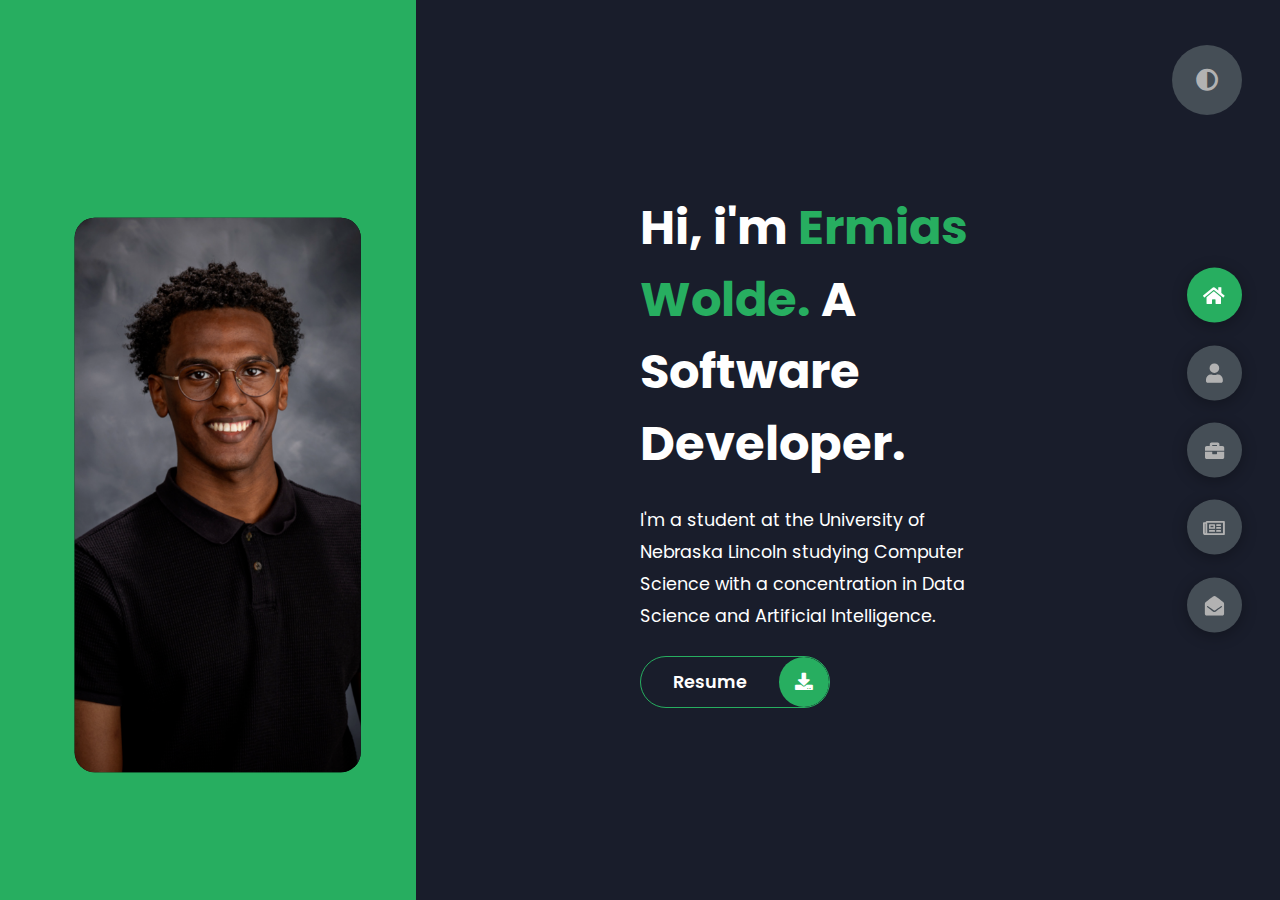
<file: index.html>
<!DOCTYPE html>
<html lang="en">
<head>
    <meta charset="UTF-8">
    <meta name="viewport" content="width=device-width, initial-scale=1.0">
    <title>Portfolio</title>
    <link rel="stylesheet"  href="styles/styles.css">
    <link rel="preconnect" href="https://fonts.googleapis.com">
    <link rel="preconnect" href="https://fonts.gstatic.com" crossorigin>
    <link rel="stylesheet" href="https://cdnjs.cloudflare.com/ajax/libs/font-awesome/5.15.4/css/all.min.css" integrity="sha512-1ycn6IcaQQ40/MKBW2W4Rhis/DbILU74C1vSrLJxCq57o941Ym01SwNsOMqvEBFlcgUa6xLiPY/NS5R+E6ztJQ==" crossorigin="anonymous" referrerpolicy="no-referrer" />
    <link href="https://fonts.googleapis.com/css2?family=Poppins:ital@1&display=swap" rel="stylesheet">
</head>
<body class="main-content">
    <header class="section sec1 header active" id="home">
        <div class="header-content">
            <div class="left-header">
                <div class="h-shape">
                    <div class="image">
                        <img src="img/ErmiasWolde.PNG" alt="Image of Ermias Wolde" width="500" height="940" style="padding-left: 20px;">
                    </div>
                </div>
            </div>
            <div class="right-header">
                <h1 class="name">
                    Hi, i'm <span>Ermias Wolde.</span>
                    A Software Developer.
                </h1>
                <p>
                    I'm a student at the University of Nebraska Lincoln studying Computer Science 
                    with a concentration in Data Science and Artificial Intelligence.
                </p>
                <div class="btn-con">
                    <a href="" class="main-btn">
                        <span class="btn-text">Resume</span>
                        <span class="btn-icon"><i class="fas fa-download"></i></span>
                    </a>
                </div>
                </a>
            </div>
        </div>
    </header>
    <main>
        <section class="section sec2 about" id="about">
            <div class="main-title">
                <h2>About <span>me</span><span class="bg-text">my stats</span></h2>
            </div>

            <div class="about-container">
                <div class="left-about">
                    <h4>Information About me</h4>
                <p>
                        Passionate about fusing technology with creativity to enhance the lives of many others, I'm on a mission to create more opportunities for people who are disadvantaged whether economically, physically, or emotionally I plan to create equity for all. <br/>
                        My ambition drives me to explore business chemistry, biology, and computer science, blending my love for tech, creativity, and human-centric compassion to make a change in the lives of many.
                </p>
                <p>
                        As an aspiring student, I've cultivated a strong work ethic and attention to detail, balancing academics, extracurriculars, volunteer work, and personal projects.<br/> I'm committed to leveraging my skills and talents to make a positive impact on my community and taking advantage of every opportunity I am given. I strive to utilize the skills I obtain elsewhere for any project or team I work with to make a greater change in society.
                </p>

                    <div class="btn-con">
                        <a href="" class="main-btn">
                            <span class="btn-text">Download CV</span>
                            <span class="btn-icon"><i class="fas fa-download"></i></span>
                        </a>
                </div>
                </div>
                <div class="right-about">
                        <div class="about-item">
                            <div class="abt-text">
                                <p class="large-text">10+</p>
                                <p class="small-text">Projects <br /> Completed</p>
                            </div>
                        </div>
                        <div class="about-item">
                            <div class="abt-text">
                                <p class="large-text">2+</p>
                                <p class="small-text">Years of <br /> Experience</p>
                            </div>
                        </div>
                        <div class="about-item">
                            <div class="abt-text">
                                <p class="large-text">450+</p>
                                <p class="small-text">Internship <br /> Hours</p>
                            </div>
                        </div>
                        <div class="about-item">
                            <div class="abt-text">
                                <p class="large-text">500+</p>
                                <p class="small-text">Volunteering/Club <br /> Hours</p>
                            </div>
                        </div>
                </div>
            </div>
            <h4 class="stat-title">My Timeline</h4>
            <div class="timeline">
                <div class="timeline-item">
                    <div class="tl-icon">
                        <i class="fas fa-briefcase"></i>
                    </div>
                    <p class="tl-duration"> October 2023 - present</p>
                    <h5>AI Automations <span> Chatbots  </span></h5>
                    <p>
                        On boarded 3 sole proprietorship businesses within first year of operations while implemented or created chatbots into their websites allowing a significant decrease in customer services calls and questions.    
                    </p>
                    
                </div>
                <div class="timeline-item">
                    <div class="tl-icon">
                        <i class="fas fa-briefcase"></i>
                    </div>
                    <p class="tl-duration"> May 2023 - August 2023</p>
                    <h5>Full-Stack Developer<span> - University of Nebraska Lincoln Peter Kiewit Institute </span></h5>
                    <p>
                        -Utilized REST-API to retrieve published data from the Nation Department of Transportation to the web application allowing real time updates on the national infrastructure. <br/>
                        -Preformed API testing through 3rd party applications like Postman and Postgres to develop, test, and manage database-driven web applications. 
                    </p>
                    
                </div>

                <div class="timeline-item">
                    <div class="tl-icon">
                        <i class="fas fa-briefcase"></i>
                    </div>
                    <p class="tl-duration">Febuary 2024 - May 2024</p>
                    <h5>Volunteer Research Intern<span> - Creighton University </span></h5>
                    <p>
                        Conducted reaserch on bees injecting them with a human virus and trying to see if there was a ways in which we could cure the insect with different formulas. This was done to find which formula could be further sent for testing to possibly cure a human with the same virus.
                    </p>
                    
                </div>
                <div class="timeline-item">
                    <div class="tl-icon">
                        <i class="fas fa-briefcase"></i>
                    </div>
                    <p class="tl-duration"> May 2024 - August 2024</p>
                    <h5>Undergrad Research Intern<span> - American Chemist Society and Creighton University </span></h5>
                    <p>
                        - Research in lipid chemistry. Our work focuses on understanding the mechanisms governing lipid metabolism and the role of lipids in cellular processes, particularly in the context of viral infection and immune response specifically CTP II deficiency. <br/>
                        - Developed a software program to automate the process of data collection from the GC-MS instrument 
                    </p>
                    
            </div>
        </section>
        <section class="section sec3 portfolio" id="portfolio">
            <div class="main-title">
                <h2>My <span>Portfolio</span><span class="bg-text">My Work</span></h2>
            </div>
            <p class="port-text">
                Here is a display of my work that I have done.
            </p>
            <div class="portfolios">
                <div class="portfolio-item">
                    <div class="image">
                        <img src="img/ACS_Creighton_researchInternship.jpeg" alt="Research Poster, Altered Lipid Metabolism">
                    </div>
                    <div class="hover-items">
                        <h3>American Chemist Society Research</h3>
                        <div class="icons">
                            <a href="https://www.linkedin.com/feed/update/urn:li:activity:7252922215413735425/" class="icon"> 
                                <i class="fab fa-linkedin"></i>

                            </a>
                        </div>
                    </div>
                </div>
                <div class="portfolio-item">
                    <div class="image">
                        <img src="img/Programming-Language.png" alt="Programming HTML">
                    </div>
                    <div class="hover-items">
                        <h3>Database-driven web development</h3>
                        <div class="icons">
                            <a href="https://www.unomaha.edu/college-of-information-science-and-technology/engagement/high-school-internship-program.php" class="icon"> 
                                <i class="fab fa-google"></i>

                            </a>
                        </div>
                    </div>
                </div>

            </div>
        </section>
        <section class="section sec4 " id="blogs">
            <div class="blogs-content">
                <div class="main-title">
                    <h2>My <span>Blogs</span><span class="bg-text">Blogs</span></h2>
                </div>

                <div class="blogs">
                    <div class="blog">
                        <img src="img/Injections.jpeg" alt="Ermias Injecting inspect with folches solution">
                        <div class="blog-text">
                            <h4>
                                Creighton University Summer Research Institute
                            </h4>
                            <p>
                                This past summer, I had the privilege of working with the department of Chemistry and Biochemistry laboratory through Creighton University’s Summer Research Institute. It has been an honor to collaborate with esteemed colleagues to shine a light on critical insights into a disease called Carnitine palmitoyltransferase deficiency II, an area that lacked sufficient research. I extend my deepest gratitude to my mentor, Dr Eric J Haas for introducing me to this issue and for being such an amazing individual to collaborate under. His pivotal role in fostering personal and team development throughout this project has been invaluable.
On Friday, July 26th, I had the opportunity to present our team's research findings regarding " Altered Lipid Metabolism in the Fall Armyworm, Spodoptera frugiperda" at Creighton's Summer Research Institute Colloquium and was awarded Honorable Mention. This event would not have been possible without the dedication and time commitment that Dr. Sade Kosoko-Lasaki and Razia Aziz-Seible, PhD MBA, invested into this origination. Their efforts have provided young, talented students invaluable opportunities to give back to the community that has supported them. I am extremely blessed to have had the chance to work with many amazing students and mentors on discovering a cure to this the mysterious disease and spreading an awareness on such an underlying issue.
                            </p>
                        </div>
                    </div>
                    
                    <div class="blog">
                        <img src="img/pfkea2024-25Cohort.jpg" alt="Peter Kiewit Foundation Cohort 2024-25">
                        <div class="blog-text">
                            <h4>
                                Forty first-year students selected to 2024-25 PFKEA cohort
                            </h4>
                            <p>
                                Forty first-year students in the University of Nebraska-Lincoln College of Engineering have been chosen to the 2024-25 cohort of Peter Kiewit Foundation Engineering Academy. The new cohort includes students on the college’s campuses in Lincoln and Omaha and is the third group for the academy.                            </p>
                        </div>
                    </div>

                </div>
            </div>
        </section>
        <section class="section sec5 contact" id="contact">
            <div class="contact-container">
                <div class="main-title">
                    <h2>Contact <span>Me</span><span class="bg-text">Reach Out</span></h2>
                </div>
            <div class="contact-content-con">
                <div class="left-contact">
                    <h4> Reach out </h4>
                    <p>

                    </p>
                    <div class="contact-info">
                        <div class="contact-item">
                            <div class="icon">
                                <i class="fas fa-map-marker-alt"></i>
                                Location
                            </div>
                            <p>
                                 : Nebraska, United States
                            </p>
                        </div>

                        <div class="contact-item">
                            <div class="icon">
                                <i class="fas fa-envelope"></i>
                                <span>Email</span>
                            </div>
                            <p>
                                 <span>: ermias.wolde15@gmail.com</span>
                            </p>
                        </div>

                        <div class="contact-item">
                            <div class="icon">
                                <i class="fas fa-user-graduate"></i>
                                <span>Education</span>
                            </div>
                            <p>
                                 <span>: University of Nebraska, Lincoln</span>
                            </p>
                        </div>

                        <div class="contact-item">
                            <div class="icon">
                                <i class="fas fa-user-graduate"></i>
                                <span>Moble Number</span>
                            </div>
                            <p>
                                 <span>: 402-637-8799 </span>
                            </p>
                        </div>

                        <div class="contact-item">
                            <div class="icon">
                                <i class="fas fa-globe-africa"></i>
                                <span>Languages</span>
                            </div>
                            <p>
                                 <span>: English, Amharic</span>
                            </p>
                        </div>

                    </div>
                    <div class="contact-icons">
                        <div class="contact-icon">
                            <a href="www.linkedin.com/in/ermiaswolde" target="_blank">
                                <i class="fab fa-linkedin"></i>
                            </a>
                            <a href="https://github.com/Wmress" target="_blank">
                                <i class="fab fa-github"></i>
                            </a>
                        </div>
                    </div>
                </div>

                <div class="right-contact">
                    <form action="https://api.web3forms.com/submit" method="POST" class="contact-form">
                        <div class="input-control i-c-2">
                            <input type="text" required placeholder="YOUR NAME">
                            <input type="email" required placeholder="YOUR EMAIL">
                        </div>
                        <input type="hidden" name="access_key" value="4a215b72-3468-4f80-8746-7b4c588f2094">
                        <div class="input-control">
                            <input type="text" required placeholder="Enter SUBJECT">
                        </div>
                        <div class="input-control">
                            <textarea name="Message" id="Your Message" cols="15" rows="8" placeholder="Message Here..."></textarea>
                        </div>
                        <div class="submit-btn">
                            <a href="" class="main-btn">
                                <button type="submit" class="btn-text">
                                    <span class="btn-icon">
                                        Submit <i class="fas fa-download"></i>
                                    </span>
                                </button>
                            </a>
                        </div>
                    </form>
                </div>


            </div>
        </section>
    </main>

    <div class="controls">
        <div class="control control-1 active-btn" data-id="home">
            <i class="fas fa-home"></i>
        </div>
        <div class="control control-2 " data-id="about">
            <i class="fas fa-user"></i>
        </div>
        <div class="control control-3 " data-id="portfolio">
            <i class="fas fa-briefcase"></i>
        </div>
        <div class="control control-4 " data-id="blogs">
            <i class="far fa-newspaper"></i>
        </div>
        <div class="control control-5 " data-id="contact">
            <i class="fas fa-envelope-open"></i>
        </div>
    </div>

    <div class="theme-btn">
        <i class="fas fa-adjust"></i>
    </div>

    <script src="app.js"></script>
</body>
</html>
</file>
<file: styles/styles.css>
* {
  margin: 0;
  padding: 0;
  box-sizing: border-box;
  list-style: none;
}

:root {
  --color-primary: #191d2b;
  --color-secondary: #27AE60;
  --color-white: #FFFFFF;
  --color-black: #000;
  --color-grey0: #f8f8f8;
  --color-gray-1: #dbe1e8;
  --color-grey-2: #b2b2b2;
  --color-grey-3: #6c7983;
  --color-grey-4: #454e56;
  --color-grey-5: #2a2e35;
  --color-grey-6: #12181b;
  --br-sm-2: 14px;
  --box-shadow-1: 0 3px 15px rgba(0,0,0,.3);
}

.light-mode {
  --color-primary: #f4f2e8e0;
  --color-secondary: #d52a2ae4;
  --color-white: #454e56;
  --color-black: #1b1a1a;
  --color-grey0: #8b7878;
  --color-gray-1: #6c7983;
  --color-grey-2: #6c7983;
  --color-grey-3: #6c7983;
  --color-grey-4: #454e56;
  --color-grey-5: #d6cdcd;
  --color-grey-6: #12181b;
}

body {
  background-color: var(--color-primary);
  font-family: "Poppins", serif;
  font-size: 1.1rem;
  color: var(--color-white);
  transition: all 0.4s ease-in-out;
}

a {
  display: inline-block;
  text-decoration: none;
  color: inherit;
  font-family: inherit;
}

header {
  height: 100vh;
  color: var(--color-white);
  overflow: hidden;
}

section {
  min-height: 100vh;
  width: 100%;
  position: absolute;
  left: 0;
  top: 0;
  padding: 3rem 18rem;
}

.section {
  transform: translateY(-100%) scale(0);
  transition: all 0.4s ease-in-out;
  background-color: var(--color-primary);
}

.sec1 {
  display: none;
  transform: translateY(0) scale(1);
}

.sec2 {
  display: none;
  transform: translateY(0) scale(1);
}

.sec3 {
  display: none;
  transform: translateY(0) scale(1);
}

.sec4 {
  display: none;
  transform: translateY(0) scale(1);
}

.sec5 {
  display: none;
  transform: translateY(0) scale(1);
}

.active {
  display: block;
  animation: scaleAnim 1s ease-in-out;
}
@keyframes scaleAnim {
  0% {
    transform: translateY(-100%) scaleY(0);
  }
  100% {
    transform: translateY(0) scaleY(1);
  }
}

.controls {
  position: fixed;
  z-index: 10;
  top: 50%;
  right: 3%;
  display: flex;
  flex-direction: column;
  align-items: center;
  transform: translateY(-50%);
  justify-content: center;
  transform: translateY(-50%);
}
.controls .active-btn {
  background-color: var(--color-secondary) !important;
  transition: all 0.4s ease-in-out;
}
.controls .active-btn i {
  color: var(--color-white) !important;
}
.controls .control {
  padding: 1rem;
  cursor: pointer;
  background-color: var(--color-grey-4);
  width: 55px;
  height: 55px;
  border-radius: 50%;
  display: flex;
  justify-content: center;
  align-items: center;
  margin: 0.7rem 0;
  box-shadow: var(--box-shadow-1);
}
.controls .control i {
  font-size: 1.2rem;
  color: var(--color-grey-2);
  pointer-events: none;
}

.theme-btn {
  top: 5%;
  right: 3%;
  width: 70px;
  height: 70px;
  border-radius: 50%;
  background-color: var(--color-grey-4);
  cursor: pointer;
  position: fixed;
  display: flex;
  justify-content: center;
  align-items: center;
  transition: all 0.1s ease-in-out;
}
.theme-btn:active {
  transform: translateY(-3.5px);
}
.theme-btn i {
  font-size: 1.4rem;
  color: var(--color-grey-2);
  pointer-events: none;
}

/*Header-content*/
.header-content {
  display: grid;
  grid-template-columns: repeat(2, 1fr);
  min-height: 100vh;
}
.header-content .left-header {
  display: flex;
  align-items: center;
  position: relative;
}
.header-content .left-header .h-shape {
  transition: all 0.4s ease-in-out;
  width: 65%;
  height: 100%;
  background-color: var(--color-secondary);
  position: absolute;
  left: 0;
  top: 0;
  z-index: -1;
}
.header-content .left-header .image {
  border-radius: var(--br-sm-2);
  height: 110%;
  width: 80%;
  margin-left: 3rem;
  background-color: var(--color-black);
  transition: all 0.4s ease-in-out;
  -webkit-clip-path: inset(22% 6% 22% 8% round 20px);
          clip-path: inset(22% 6% 22% 8% round 20px);
}
.header-content .left-header .image img {
  width: 100%;
  height: 100%;
  -o-object-fit: cover;
     object-fit: cover;
  transition: all 0.4s ease-in-out;
}
.header-content .right-header {
  display: flex;
  flex-direction: column;
  justify-content: center;
  padding-right: 18rem;
}
.header-content .right-header .name {
  font-size: 3rem;
}
.header-content .right-header .name span {
  color: var(--color-secondary);
}
.header-content .right-header p {
  margin: 1.5rem 0;
  line-height: 2rem;
}

/*About*/
.about-container {
  display: grid;
  grid-template-columns: repeat(2, 1fr);
  padding-top: 3.5rem;
  padding-bottom: 5rem;
}
.about-container .right-about {
  display: grid;
  grid-template-columns: repeat(2, 1fr);
  grid-gap: 2rem;
}
.about-container .right-about .about-item {
  border: 1px solid var(--color-grey-5);
  border-radius: 3px;
  transition: all 0.4s ease-in-out;
  box-shadow: 1px 2px 15px rgba(0, 0, 0, 0.1);
}
.about-container .right-about .about-item:hover {
  cursor: default;
  transform: translateY(-5px);
  border: 1px solid var(--color-secondary);
  box-shadow: 1px 4px 15px rgba(0, 0, 0, 0.32);
}
.about-container .right-about .about-item .abt-text {
  padding: 1.5rem;
  display: flex;
  flex-direction: column;
}
.about-container .right-about .about-item .abt-text .large-text {
  font-size: 3rem;
  font-weight: 700;
  color: var(--color-secondary);
}
.about-container .right-about .about-item .abt-text .small-text {
  padding-left: 3rem;
  position: relative;
  text-transform: uppercase;
  font-size: 1.2rem;
  color: var(--color-gray-1);
  letter-spacing: 2px;
}
.about-container .right-about .about-item .abt-text .small-text::before {
  content: "";
  position: absolute;
  left: 0;
  top: 15px;
  width: 2rem;
  height: 2px;
  background-color: var(--color-grey-5);
}
.about-container .left-about {
  padding-right: 1rem;
}
.about-container .left-about p {
  line-height: 2rem;
  padding: 1rem;
  color: var(--color-gray-1);
}
.about-container .left-about h4 {
  font-size: 2rem;
  text-transform: uppercase;
}

/*Timeline*/
.timeline {
  display: grid;
  grid-template-columns: repeat(2, 1fr);
  grid-gap: 2rem;
  padding-bottom: 3rem;
}
.timeline .timeline-item {
  position: relative;
  padding-left: 3rem;
  border-left: 1px solid var(--color-grey-5);
}
.timeline .timeline-item .tl-icon {
  position: absolute;
  left: -27px;
  top: 0;
  background-color: var(--color-secondary);
  width: 50px;
  height: 50px;
  border-radius: 50%;
  display: flex;
  align-items: center;
  justify-content: center;
}
.timeline .timeline-item .tl-icon i {
  font-size: 1.3rem;
}
.timeline .timeline-item .tl-duration {
  padding: 0.2rem 0.6rem;
  background-color: var(--color-grey-5);
  border-radius: 15px;
  display: inline-block;
  font-size: 0.8rem;
  text-transform: uppercase;
  font-weight: 500;
}
.timeline .timeline-item h5 {
  padding: 1rem 0;
  text-transform: uppercase;
  font-size: 1.3rem;
  font-weight: 600;
}
.timeline .timeline-item h5 span {
  color: var(--color-grey-2);
  font-weight: 500;
  font-size: 1.2rem;
}
.timeline .timeline-item p {
  color: var(--color-grey-2);
}

.port-text {
  padding: 2rem 0;
  text-align: center;
}

.portfolios {
  display: grid;
  grid-template-columns: repeat(3, 1fr);
  grid-gap: 2rem;
  margin-top: 3rem;
}
.portfolios .portfolio-item {
  border-radius: 15px;
  position: relative;
}
.portfolios .portfolio-item img {
  width: 100%;
  height: 300px;
  -o-object-fit: cover;
     object-fit: cover;
  border-radius: 15px;
}
.portfolios .portfolio-item .hover-items {
  width: 100%;
  height: 100%;
  background-color: var(--color-secondary);
  position: absolute;
  left: 0;
  top: 0;
  border-radius: 15px;
  display: flex;
  justify-content: center;
  align-items: center;
  flex-direction: column;
  opacity: 0;
  transform: scale(0);
  transition: all 0.4s ease-in-out;
}
.portfolios .portfolio-item .hover-items h3 {
  font-size: 1.5rem;
  color: var(--color-white);
  margin-bottom: 1.5rem;
}
.portfolios .portfolio-item .hover-items .icons {
  display: flex;
  justify-content: center;
  align-items: center;
}
.portfolios .portfolio-item .hover-items .icons .icon {
  background-color: var(--color-primary);
  border-radius: 50%;
  width: 50px;
  height: 50px;
  display: flex;
  align-items: center;
  justify-content: center;
  margin: 0 1rem;
  cursor: pointer;
  transition: all 0.4s ease-in-out;
}
.portfolios .portfolio-item .hover-items .icons .icon i {
  font-size: 1.5rem;
  color: var(--color-white);
  margin: 0 1rem;
}
.portfolios .portfolio-item .hover-items .icons .icon:hover {
  background-color: var(--color-white);
}
.portfolios .portfolio-item .hover-items .icons .icon:hover i {
  color: var(--color-primary);
}

.portfolio-item:hover .hover-items {
  opacity: 1;
  transform: scale(1);
}

.blogs {
  display: grid;
  grid-template-columns: repeat(3, 1fr);
  grid-gap: 2rem;
  margin-top: 3rem;
}
.blogs .blog {
  position: relative;
  background-color: var(--color-grey-5);
  border-radius: 5px;
  box-shadow: 1px 1px 20px rgba(0, 0, 0, 0.1);
  transition: all 0.4s ease-in-out;
}
.blogs .blog:hover {
  box-shadow: 1px 1px 20px rgba(0, 0, 0, 0.3);
  transform: translateY(-5px);
  transition: all 0.4s ease-in-out;
}
.blogs .blog:hover img {
  filter: grayscale(0);
  transform: scale(1.1);
  box-shadow: 0px 4px 15px rgba(0, 0, 0, 0.8);
}
.blogs .blog img {
  width: 100%;
  height: 300px;
  -o-object-fit: cover;
     object-fit: cover;
  border-top-left-radius: 5px;
  border-top-right-radius: 5px;
  filter: grayscale(100%);
  transition: all 0.4s ease-in-out;
}
.blogs .blog .blog-text {
  margin-top: -7px;
  padding: 1.1rem;
  border-top: 8px solid var(--color-secondary);
}
.blogs .blog .blog-text h4 {
  font-size: 1.5rem;
  margin-bottom: 0.7rem;
  transition: all 0.4s ease-in-out;
  cursor: pointer;
}
.blogs .blog .blog-text h4:hover {
  color: var(--color-secondary);
}
.blogs .blog .blog-text p {
  color: var(--color-grey-2);
  line-height: 2rem;
  padding-bottom: 1rem;
}

.contact-content-con {
  display: flex;
  padding-top: 3.5rem;
}
.contact-content-con .left-contact {
  flex: 2;
}
.contact-content-con .left-contact h4 {
  margin-top: 1rem;
  font-size: 2rem;
  text-transform: uppercase;
}
.contact-content-con .left-contact p {
  margin: 1rem 0;
  line-height: 2rem;
}
.contact-content-con .left-contact .contact-info .contact-item {
  display: flex;
  align-items: center;
  justify-content: space-between p;
  justify-content-margin: 0.3rem 0 !important;
  justify-content-padding: 0 !important;
}
.contact-content-con .left-contact .contact-info .contact-item .icon {
  display: grid;
  grid-template-columns: 40px 1fr;
}
.contact-content-con .left-contact .contact-info .contact-item .icon i {
  display: flex;
  align-items: center;
  font-size: 1.3rem;
}
.contact-content-con .left-contact .contact-icon {
  display: flex;
  margin-top: 2rem;
}
.contact-content-con .left-contact .contact-icon a {
  display: flex;
  align-items: center;
  color: var(--color-white);
  background-color: var(--color-grey-5);
  cursor: pointer;
  justify-content: center;
  width: 50px;
  height: 50px;
  border-radius: 50%;
  margin: 0 0.4rem;
  transition: all 0.4s ease-in-out;
}
.contact-content-con .left-contact .contact-icon a:hover {
  background-color: var(--color-secondary);
}
.contact-content-con .left-contact .contact-icon a:hover i {
  color: var(--color-primary);
}
.contact-content-con .left-contact .contact-icon a i {
  display: flex;
  align-items: center;
  justify-content: center;
  font-size: 1.3rem;
}
.contact-content-con .right-contact {
  flex: 3;
  margin-left: 3rem;
}
.contact-content-con .right-contact .input-control {
  margin: 1.5rem;
}
.contact-content-con .right-contact .input-control input, .contact-content-con .right-contact .input-control textarea {
  border-radius: 30px;
  font-weight: inherit;
  font-size: inherit;
  font-family: inherit;
  padding: 0.8rem 1.1rem;
  outline: none;
  border: none;
  background-color: var(--color-grey-5);
  width: 100%;
  color: var(--color-white);
  resize: none;
}
.contact-content-con .right-contact .i-c-2 {
  display: flex;
}
.contact-content-con .right-contact .i-c-2 :last-child {
  margin-left: 1.5rem;
}
.contact-content-con .right-contact .submit-btn {
  display: flex;
  justify-content: flex-start;
}

/*Independed components*/
.btn-con {
  display: flex;
  align-self: flex-start;
}

.main-btn {
  border-radius: 30px;
  color: inherit;
  font-weight: 600;
  position: relative;
  border: 1px solid var(--color-secondary);
  display: flex;
  align-self: flex-start;
  display: flex;
  align-items: center;
  overflow: hidden;
}
.main-btn .btn-text {
  padding: 0 2rem;
}
.main-btn .btn-icon {
  background-color: var(--color-secondary);
  display: flex;
  align-items: center;
  justify-content: center;
  border-radius: 50%;
  padding: 1rem;
}
.main-btn::before {
  content: "";
  position: absolute;
  top: 0;
  right: 0;
  transform: translateX(100%);
  transition: all 0.4s ease-out;
  z-index: -1;
}
.main-btn:hover::before {
  width: 100%;
  height: 100%;
  background-color: var(--color-secondary);
  transform: translateX(0);
  transition: all 0.4s ease-out;
}

.stat-title {
  text-transform: uppercase;
  font-size: 1.4rem;
  text-align: center;
  padding: 3.5rem 0;
  position: relative;
}
.stat-title::before {
  content: "";
  position: absolute;
  left: 50%;
  top: 0;
  width: 40%;
  height: 1px;
  background-color: var(--color-grey-5);
  transform: translateX(-50%);
}

.main-title {
  text-align: center;
}
.main-title h2 {
  position: relative;
  text-transform: uppercase;
  font-size: 4rem;
  font-weight: 700;
}
.main-title h2 span {
  color: var(--color-secondary);
}
.main-title h2 .bg-text {
  position: absolute;
  top: 50%;
  left: 50%;
  color: var(--color-grey-5);
  transition: all 0.4s ease-in-out;
  z-index: -1;
  transform: translate(-50%, -50%);
  font-weight: 800;
  font-size: 6.3ren;
}

@media screen and (max-width: 600px) {
  .about-container {
    grid-template-columns: 1fr;
  }
  .about-container .right-about {
    grid-template-columns: 1fr;
    padding-top: 2.5rem;
  }
  .about-container .left-about {
    padding-right: 0;
  }
  .about-container .left-about p {
    padding-left: 0;
  }
  .timeline {
    grid-template-columns: 1fr;
    padding-bottom: 6rem;
  }
  .portfolios {
    grid-template-columns: 1fr;
    padding-bottom: 6rem;
  }
  .blogs {
    grid-template-columns: 1fr;
    padding-bottom: 6rem;
  }
  .section {
    padding: 2rem 2.5rem !important;
  }
  .main-title h2 {
    font-size: 2rem;
  }
  .main-title h2 span {
    font-size: 2.5rem;
  }
  .main-title h2 .bg-text {
    font-size: 3rem;
  }
}
@media screen and (max-width: 1432px) {
  header {
    padding: 0 !important;
  }
  .section {
    padding: 7rem 11rem;
  }
  .contact-content-con {
    flex-direction: column;
  }
  .contact-content-con .right-contact {
    margin-left: 0;
    margin-top: 2.5rem;
  }
  .contact-content-con .right-contact .i-c-2 {
    flex-direction: column;
  }
  .contact-content-con .right-contact .i-c-2 :last-child {
    margin-left: 0;
    margin-top: 1.5rem;
  }
}
@media screen and (max-width: 1070px) {
  .about-container {
    grid-template-columns: 1fr;
  }
  .about-container .right-about {
    padding-top: 2.5rem;
  }
  .portfolios {
    grid-template-columns: 1fr 1fr;
  }
  .blogs {
    grid-template-columns: 1fr 1fr;
  }
  .main-title h2 {
    font-size: 4rem;
  }
  .main-title h2 span {
    font-size: 4rem;
  }
  .main-title h2 .bg-text {
    font-size: 4.5rem;
  }
}
@media screen and (max-width: 970px) {
  .section {
    padding: 7rem 6rem;
  }
  header {
    padding: 0;
  }
  header .right-header {
    padding: 0 !important;
  }
  .theme-btn {
    width: 50px;
    height: 50px;
  }
  .header-content {
    grid-template-columns: 1fr;
    padding-bottom: 6rem;
  }
  .left-header .h-shape {
    display: none;
  }
  .right-header {
    grid-row: 1;
    width: 90%;
    margin: 0 auto;
  }
  .right-header .name {
    font-size: 2.5rem !important;
  }
  .header-content .left-header .image {
    margin: 0 auto;
    width: 90%;
  }
  .controls {
    top: auto;
    bottom: 0;
    flex-direction: row;
    justify-content: center;
    left: 50%;
    transform: translateX(-50%);
    width: 100%;
    background-color: var(--color-grey-5);
  }
  .controls .control {
    margin: 0.6rem 1rem;
  }
}
@media screen and (max-width: 700px) {
  .section {
    padding: 7rem 3rem;
  }
  .main-title h2 {
    font-size: 3rem;
  }
  .main-title h2 span {
    font-size: 3rem;
  }
  .main-title h2 .bg-text {
    font-size: 4rem;
  }
}/*# sourceMappingURL=styles.css.map */
</file>
